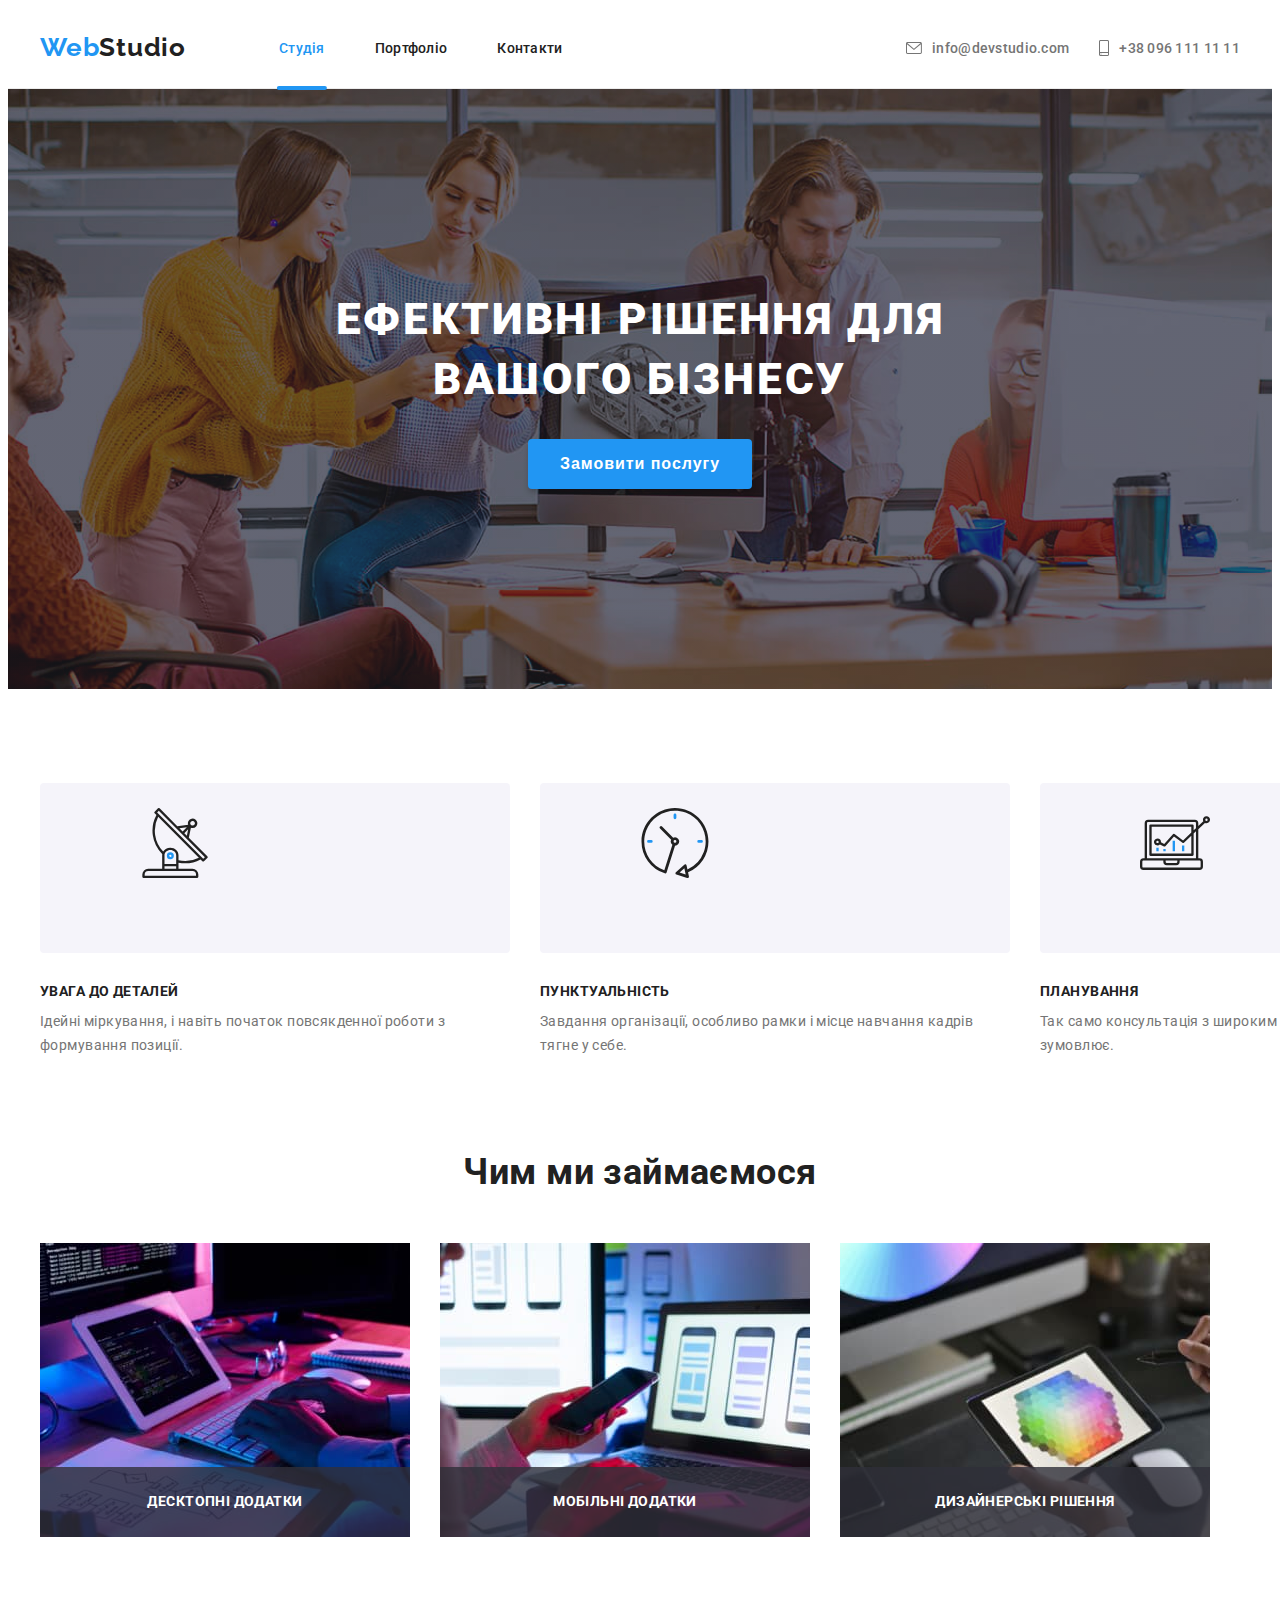
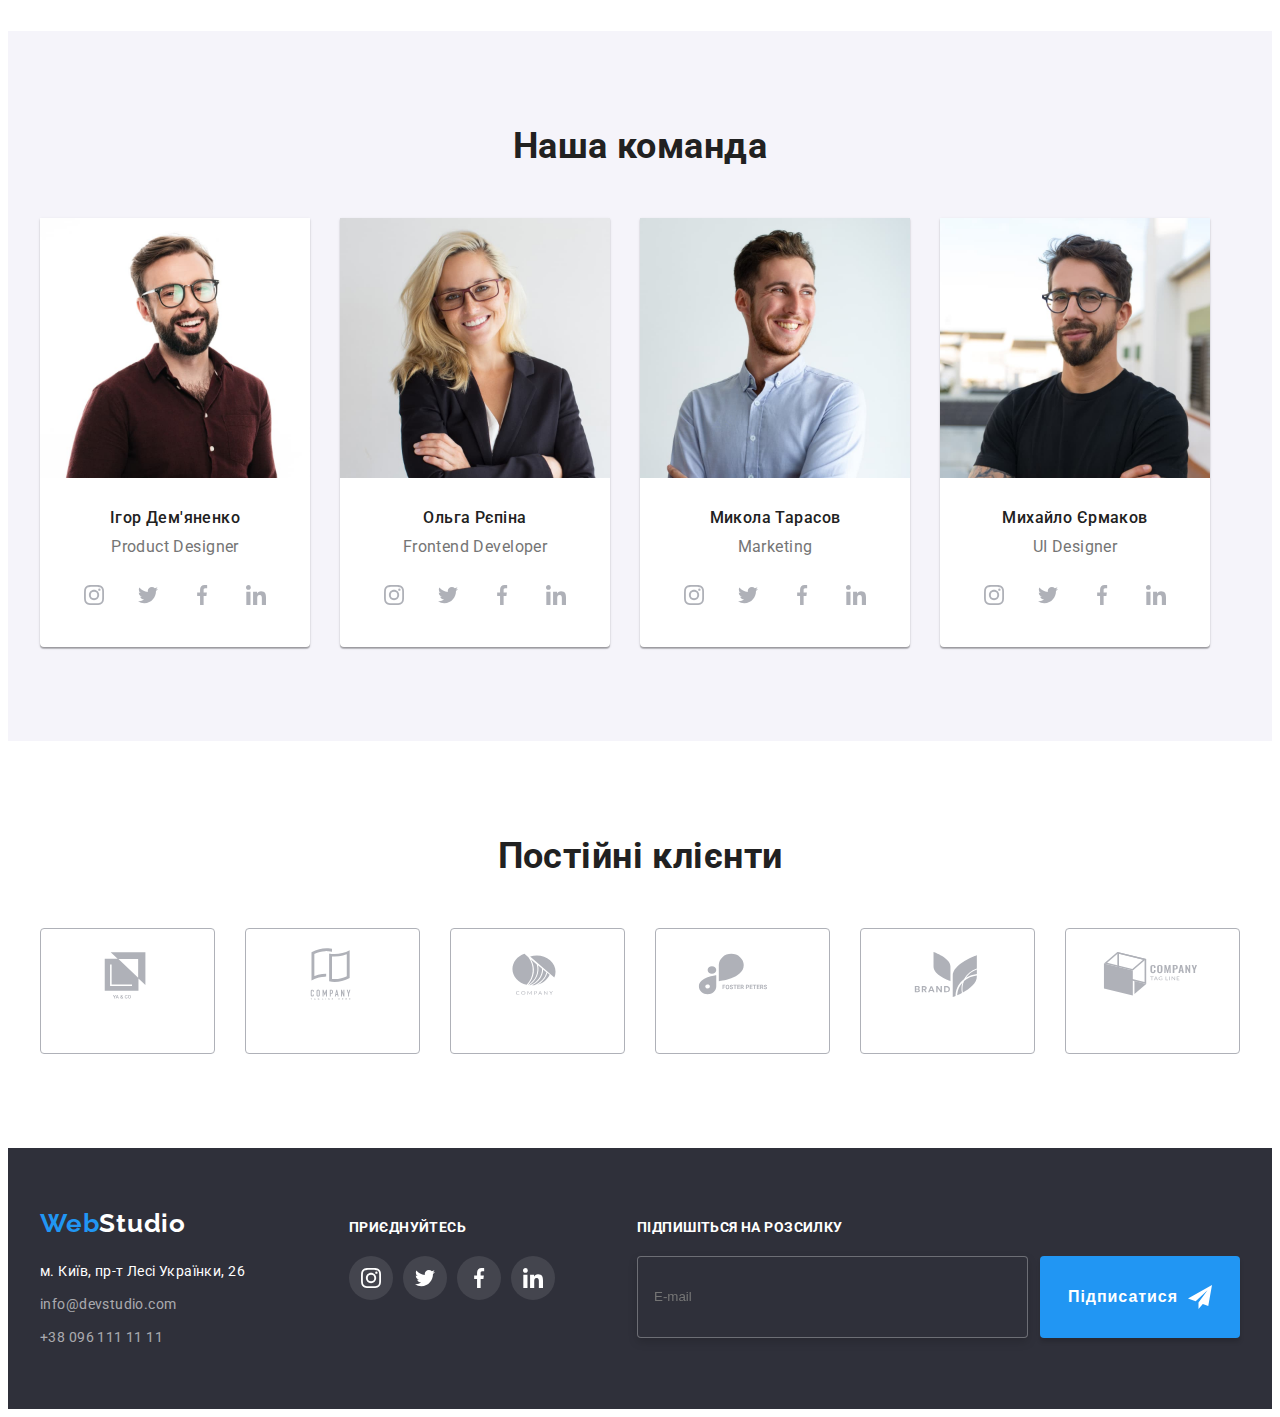
<file: index.html>
<!DOCTYPE html>
<html lang="uk">

<head>
    <meta charset="UTF-8" />
    <meta http-equiv="X-UA-Compatible" content="IE=edge" />
    <meta name="viewport" content="width=device-width, initial-scale=1.0" />
    <title>Web Studio</title>
    <link rel="preconnect" href="https://fonts.googleapis.com">
    <link rel="preconnect" href="https://fonts.gstatic.com" crossorigin>
    <link
        href="https://fonts.googleapis.com/css2?family=Raleway:wght@700&family=Roboto:wght@400;500;700;900&display=swap"
        rel="stylesheet">
    <link rel="stylesheet" href="https://cdnjs.cloudflare.com/ajax/libs/modern-normalize/1.1.0/modern-normalize.min.css"
        integrity="sha512-wpPYUAdjBVSE4KJnH1VR1HeZfpl1ub8YT/NKx4PuQ5NmX2tKuGu6U/JRp5y+Y8XG2tV+wKQpNHVUX03MfMFn9Q=="
        crossorigin="anonymous" referrerpolicy="no-referrer" />
        <link rel="stylesheet" href="./css/main.min.css" />
        <link rel="stylesheet" href="./css/styles.css" />
</head>

<body>

    <header class="header">
        <div class="container header__container">
            <a href="/index.html" lang="en" class="logo link">Web<span class="header__logo">Studio</span></a>
            <nav class="nav">
                <ul class="nav__list list">
                    <li><a href="./index.html" class="nav__link link nav__link--current">Студія</a></li>
                    <li><a href="./portfolio.html" class="nav__link link">Портфоліо</a></li>
                    <li><a href="" class="nav__link link">Контакти</a></li>
                </ul>
            </nav>
            <ul class="header__contact list">
                <li> <a class="header__mail link" href="mailto:info@devstudio.com"><svg class="header__contact-logo" width="16" height="12 ">
                            <use href="./img/icons.svg#icon-mail"></use>
                        </svg>info@devstudio.com</a>
                </li>
                <li> <a class="header__tel link" href="tel:+380961111111"><svg class="header__contact-logo" width="10" height="16">
                            <use href="./img/icons.svg#icon-smartphone"></use>
                        </svg>+38 096 111 11 11</a>
                </li>
            </ul>
        </div>
    </header>
    <main>
        <section class="hero">
            <div class="container">
                <h1 class="hero__title">Ефективні рішення для вашого бізнесу</h1>
                <button type="button" class="button" data-modal-open>Замовити послугу</button>
            </div>
        </section>

        <section class="features">
            <div class="container">
                <h2 class="visually-hidden">Особливості</h2>
                <ul class="features__list list">
                    <li>
                        <div class="features__logo-bg"><svg class="features__logo" width="70" height="70">
                                <use href="./img/icons.svg#antenna"></use>
                            </svg>
                        </div>
                        <h3 class="features__subtitle">УВАГА ДО ДЕТАЛЕЙ</h3>
                        <p class="features__text">Ідейні міркування, і навіть початок повсякденної роботи з формування позиції.
                        </p>
                    </li>
                    <li>
                        <div class="features__logo-bg"><svg class="features__logo" width="70" height="70">
                                <use href="./img/icons.svg#clock"></use>
                            </svg>
                        </div>
                        <h3 class="features__subtitle">ПУНКТУАЛЬНІСТЬ</h3>
                        <p class="features__text">Завдання організації, особливо рамки і місце навчання кадрів тягне у себе.</p>
                    </li>
                    <li>
                        <div class="features__logo-bg"><svg class="features__logo" width="70" height="70">
                                <use href="./img/icons.svg#diagram"></use>
                            </svg>
                        </div>
                        <h3 class="features__subtitle">ПЛАНУВАННЯ</h3>
                        <p class="features__text">Так само консультація з широким активом значною мірою зумовлює.
                        </p>
                    </li>
                    <li>
                        <div class="features__logo-bg"><svg class="features__logo" width="70" height="70">
                                <use href="./img/icons.svg#astronaut"></use>
                            </svg>
                        </div>
                        <h3 class="features__subtitle">СУЧАСНІ ТЕХНОЛОГІЇ</h3>
                        <p class="features__text">Значимість цих проблем настільки очевидна, що реалізація планових завдань.</p>
                    </li>
                </ul>
            </div>
        </section>

        <section class="about">
            <div class="container">
                <h2 class="about__title">Чим ми займаємося</h2>
                <ul class="about__list list">
                    <li>
                        <div class="about__overlay">
                        <img src="./img/img.jpeg" alt="notebook" width="370" height="294" />
                        <p class="about__overlay-text">Десктопні додатки</p>
                    </div>
                    </li>
                    <li>
                        <div class="about__overlay">
                        <img src="./img/img1.jpeg" alt="phone" width="370" height="294" />
                        <p class="about__overlay-text">Мобільні додатки</p>
                    </div>
                    </li>
                    <li>
                        <div class="about__overlay">
                        <img src="./img/img2.jpeg" alt="tablet" width="370" height="294" />
                        <p class="about__overlay-text">Дизайнерські рішення</p>
                        </div>
                    </li>
                </ul>
            </div>
        </section>
        <section class="team">
            <div class="container">
                <h2 class="team__title title">Наша команда</h2>
                <ul class="team__list list">
                    <li class="team__item">
                        <img src="./img/team/img11.jpeg" alt="igor" width="270" height="260" />
                        <div class="team__description">
                            <h3 class="team__subtitle">Ігор Дем'яненко</h3>
                            <p>Product Designer</p>
                            <ul class="team__socials list">
                                <li class="team__socials-items">
                                    <a class="team__socials-link link" href="https://instagram.com" target="_blank"
                                        rel="noopener noreferrer" aria-label="Instagram icon">
                                        <svg class="socials-icon" width="20" height="20">
                                            <use href="./img/icons.svg#instagram"></use>
                                        </svg>
                                    </a>
                                </li>
                                <li class="team__socials-items">
                                    <a class="team__socials-link link" href="https://twitter.com"
                                        target="_blank" rel="noopener noreferrer" aria-label="Twitter icon">
                                        <svg class="socials-icon" width="20" height="20">
                                            <use href="./img/icons.svg#twitter"></use>
                                        </svg>
                                    </a>
                                </li>
                                <li class="team__socials-items">
                                    <a class="team__socials-link link" href="https://facebook.com" target="_blank"
                                        rel="noopener noreferrer" aria-label="Facebook icon">
                                        <svg class="socials-icon" width="20" height="20">
                                            <use href="./img/icons.svg#facebook"></use>
                                        </svg>
                                    </a>
                                </li>
                                <li class="team__socials-items">
                                    <a class="team__socials-link link" href="https://linkedin.com" target="_blank"
                                        rel="noopener noreferrer" aria-label="Linkedin">
                                        <svg class="socials-icon" width="20" height="20">
                                            <use href="./img/icons.svg#linkedin"></use>
                                        </svg>
                                    </a>
                                </li>
                            </ul>
                        </div>
                    </li>
                    <li class="team__item">
                        <img src="./img/team/img12.jpeg" alt="olha" width="270" height="260" />
                        <div class="team__description">
                            <h3 class="team__subtitle">Ольга Рєпіна</h3>
                            <p>Frontend Developer</p>
                            <ul class="team__socials list">
                                <li class="team__socials-items">
                                    <a class="team__socials-link link" href="https://instagram.com" target="_blank"
                                        rel="noopener noreferrer" aria-label="Instagram icon">
                                        <svg class="socials-icon" width="20" height="20">
                                            <use href="./img/icons.svg#instagram"></use>
                                        </svg>
                                    </a>
                                </li>
                                <li class="team__socials-items">
                                    <a class="team__socials-link link" href="https://twitter.com" target="_blank"
                                        rel="noopener noreferrer" aria-label="Twitter icon">
                                        <svg class="socials-icon" width="20" height="20">
                                            <use href="./img/icons.svg#twitter"></use>
                                        </svg>
                                    </a>
                                </li>
                                <li class="team__socials-items">
                                    <a class="team__socials-link link" href="https://facebook.com" target="_blank"
                                        rel="noopener noreferrer" aria-label="Facebook icon">
                                        <svg class="socials-icon" width="20" height="20">
                                            <use href="./img/icons.svg#facebook"></use>
                                        </svg>
                                    </a>
                                </li>
                                <li class="team__socials-items">
                                    <a class="team__socials-link link" href="https://linkedin.com" target="_blank"
                                        rel="noopener noreferrer" aria-label="Linkedin">
                                        <svg class="socials-icon" width="20" height="20">
                                            <use href="./img/icons.svg#linkedin"></use>
                                        </svg>
                                    </a>
                                </li>
                            </ul>
                        </div>
                    </li>
                    <li class="team__item">
                        <img src="./img/team/img13.jpeg" alt="mykola" width="270" height="260" />
                        <div class="team__description">
                            <h3 class="team__subtitle">Микола Тарасов</h3>
                            <p>Marketing</p>
                            <ul class="team__socials list">
                                <li class="team__socials-items">
                                    <a class="team__socials-link link" href="https://instagram.com" target="_blank"
                                        rel="noopener noreferrer" aria-label="Instagram icon">
                                        <svg class="socials-icon" width="20" height="20">
                                            <use href="./img/icons.svg#instagram"></use>
                                        </svg>
                                    </a>
                                </li>
                                <li class="team__socials-items">
                                    <a class="team__socials-link link" href="https://twitter.com" target="_blank"
                                        rel="noopener noreferrer" aria-label="Twitter icon">
                                        <svg class="socials-icon" width="20" height="20">
                                            <use href="./img/icons.svg#twitter"></use>
                                        </svg>
                                    </a>
                                </li>
                                <li class="team__socials-items">
                                    <a class="team__socials-link link" href="https://facebook.com" target="_blank"
                                        rel="noopener noreferrer" aria-label="Facebook icon">
                                        <svg class="socials-icon" width="20" height="20">
                                            <use href="./img/icons.svg#facebook"></use>
                                        </svg>
                                    </a>
                                </li>
                                <li class="team__socials-items">
                                    <a class="team__socials-link link" href="https://linkedin.com" target="_blank"
                                        rel="noopener noreferrer" aria-label="Linkedin">
                                        <svg class="socials-icon" width="20" height="20">
                                            <use href="./img/icons.svg#linkedin"></use>
                                        </svg>
                                    </a>
                                </li>
                            </ul>
                    </div>
                 </li>
            <li class="team__item">
                <img src="./img/team/img14.jpeg" alt="mykhailo" width="270" height="260" />
                <div class="team__description">
                    <h3 class="team__subtitle">Михайло Єрмаков</h3>
                    <p>UI Designer</p>
                    <ul class="team__socials list">
                        <li class="team__socials-items">
                            <a class="team__socials-link link" href="https://instagram.com" target="_blank"
                                rel="noopener noreferrer" aria-label="Instagram icon">
                                <svg class="socials-icon" width="20" height="20">
                                    <use href="./img/icons.svg#instagram"></use>
                                </svg>
                            </a>
                        </li>
                        <li class="team__socials-items">
                            <a class="team__socials-link link" href="https://twitter.com" target="_blank"
                                rel="noopener noreferrer" aria-label="Twitter icon">
                                <svg class="socials-icon" width="20" height="20">
                                    <use href="./img/icons.svg#twitter"></use>
                                </svg>
                            </a>
                        </li>
                        <li class="team__socials-items">
                            <a class="team__socials-link link" href="https://facebook.com" target="_blank"
                                rel="noopener noreferrer" aria-label="Facebook icon">
                                <svg class="socials-icon" width="20" height="20">
                                    <use href="./img/icons.svg#facebook"></use>
                                </svg>
                            </a>
                        </li>
                        <li class="team__socials-items">
                            <a class="team__socials-link link" href="https://linkedin.com" target="_blank"
                                rel="noopener noreferrer" aria-label="Linkedin">
                                <svg class="socials-icon" width="20" height="20">
                                    <use href="./img/icons.svg#linkedin"></use>
                                </svg>
                            </a>
                        </li>
                    </ul>
                </div>
            </li>
            </ul>
            </div>
        </section>
        <section class="clients">
            <div class="container">
                <h2 class="title">Постійні клієнти</h2>
                <ul class="clients list">
                    <li class="clients-items">
                            <a href="" target="_blank" rel="noopener noreferrer" aria-label="Logo"></a>
                            <svg class="socials-icon" width="106" height="60">
                                <use href="./img/icons.svg#icon-logo"></use>
                            </svg>
                    </li>
                    <li class="clients-items">
                            <a href="" target="_blank" rel="noopener noreferrer" aria-label="Logo"></a>
                            <svg class="socials-icon" width="106" height="60">
                                <use href="./img/icons.svg#icon-logo-one"></use>
                            </svg>
                    </li>
                    <li class="clients-items">
                            <a href="" target="_blank" rel="noopener noreferrer" aria-label="Logo"></a>
                            <svg class="socials-icon" width="106" height="60">
                                <use href="./img/icons.svg#icon-logo-two"></use>
                            </svg>
                    </li>
                    <li class="clients-items">
                            <a href="" target="_blank" rel="noopener noreferrer" aria-label="Logo"></a>
                            <svg class="socials-icon" width="106" height="60">
                                <use href="./img/icons.svg#icon-logo-three"></use>
                            </svg>
                    </li>
                    <li class="clients-items">
                            <a href="" target="_blank" rel="noopener noreferrer" aria-label="Logo"></a>
                            <svg class="socials-icon" width="106" height="60">
                                <use href="./img/icons.svg#icon-logo-four"></use>
                            </svg>
                    </li>
                    <li class="clients-items">
                            <a href="" target="_blank" rel="noopener noreferrer" aria-label="Logo"></a>
                            <svg class="socials-icon" width="106" height="60">
                                <use href="./img/icons.svg#icon-logo-five"></use>
                            </svg>
                    </li>
                </ul>
            </div>
        </section>
    </main>

    <footer class="footer">
        <div class="container">
            <div class="footer__block">
                <div>
                    <a href="/index.html" lang="en" class="logo link">Web<span class="footer__logo">Studio</span></a>
                </div>
                <address class="footer__address">
                    <ul class="list">
                        <li class="footer__item">
                            <a class="footer__adress link current" href="https://goo.gl/maps/8Zg5ZS26WSnmtHzm6"
                                rel="noopener noreferrer">м. Київ, пр-т Лесі Українки, 26</a></li>
                        <li class="footer__item">
                            <a class="footer__mail link" href="mailto:info@devstudio.com">info@devstudio.com</a></li>
                        <li class="footer__item">
                            <a class="footer__phone link" href="tel:+380961111111">+38 096 111 11 11</a></li>
                    </ul>
                </address>
            </div>
            <div class="footer__socials">
                <p class="text">ПРИЄДНУЙТЕСЬ</p>
                <ul class="socials list">
                    <li class="footer__socials-items">
                        <a class="socials-link socials-link-f link" href="https://instagram.com" target="_blank"
                            rel="noopener noreferrer" aria-label="Instagram icon">
                            <svg class="socials-icon" width="20" height="20">
                                <use href="./img/icons.svg#instagram"></use>
                            </svg>
                        </a>
                    </li>
                    <li class="footer__socials-items">
                        <a class="socials-link socials-link-f link" href="https://twitter.com" target="_blank"
                            rel="noopener noreferrer" aria-label="Twitter icon">
                            <svg class="socials-icon" width="20" height="20">
                                <use href="./img/icons.svg#twitter"></use>
                            </svg>
                        </a>
                    </li>
                    <li class="footer__socials-items">
                        <a class="socials-link socials-link-f link" href="https://facebook.com" target="_blank"
                            rel="noopener noreferrer" aria-label="Facebook icon">
                            <svg class="socials-icon" width="20" height="20">
                                <use href="./img/icons.svg#facebook"></use>
                            </svg>
                        </a>
                    </li>
                    <li class="footer__socials-items">
                        <a class="socials-link socials-link-f link" href="https://linkedin.com" target="_blank"
                            rel="noopener noreferrer" aria-label="Linkedin">
                            <svg class="socials-icon" width="20" height="20">
                                <use href="./img/icons.svg#linkedin"></use>
                            </svg>
                        </a>
                    </li>
                </ul>
            </div>
            <div class="footer-subscribe">
                <p class="text">ПІДПИШІТЬСЯ НА РОЗСИЛКУ</p>
                <label for="user_email"></label>
                <form class="footer-form" name="footer-form" id="user_mail">
                <input class="footer-form-field colortext" type="email"  placeholder="E-mail">
                <button class="footer-form-btn" type="submit">Підписатися
                    <svg class="footer-form-icon" width="24" height="24">
                        <use href="./img/icons.svg#icon-icon-send"></use>
                    </svg>
                </button>
                </form>
            </div>
        </div>
    </footer>
   <!--Modal window-->
        <div class="backdrop is-hidden" data-modal>
            <div class="modal" data-modal-window>
                <button class="modal-btn" data-modal-close>
                    <svg class="modal-icon" width="18" height="18">
                        <use href="./img/icons.svg#icon-close"></use>
                    </svg>
                </button>
                <strong class="modal-lebel">Залиште свої дані, ми вам передзвонимо</strong>
                <form class="modal-form" name="modal-form">
                    <div class="modal-form-group" role="group">
                        <label class="modal-form-label" for="user_name">Ім'я</label>
                        <div class="modal-form-wrapper">
                            <input class="modal-form-field" type="text" name="user_name" id="user_name" lang="uk" required>
                            <svg class="modal-form-icon" width="18" height="18">
                                <use href="./img/icons.svg#icon-person-black"></use>
                            </svg>
                        </div>
                        <label class="modal-form-label" for="user_phone">Телефон</label>
                        <div class="modal-form-wrapper">
                            <input class="modal-form-field" type="tel" name="user_phone" id="user_phone" required>
                            <svg class="modal-form-icon" width="18" height="18">
                                <use href="./img/icons.svg#icon-phone-black"></use>
                            </svg>
                        </div>
                        <label class="modal-form-label" for="user_email">Пошта</label>
                        <div class="modal-form-wrapper">
                            <input class="modal-form-field" type="email" name="user_email" id="user_email" lang="uk" required>
                            <svg class="modal-form-icon" width="18" height="18">
                                <use href="./img/icons.svg#icon-email-black"></use>
                            </svg>
                        </div>
                        <label class="modal-form-label" for="user_coment">Коментар</label>
                        <textarea class="modal-form-coment" name="user_coment" id="user_coment" rows="6"
                        placeholder="Введіть текст"></textarea>
                    </div>
                    <div class="modal-form-agreement" role="group">
                    <input class="modal-form-checkbox" type="checkbox" id="user_agreement">
                    <label class="modal-form-agreement-desc" for="user_agreement">
                        Погоджуюся з розсилкою та приймаю 
                        <a class="modal-form-agreement-link" href="">Умови договору</a></label>
                    </div> 
                    <button class="modal-form-btn" type="submit">Відправити</button> 
                </form>
            </div>
        </div>
    <script src="./js/modal.js"></script>
    </body>
</html>
</file>
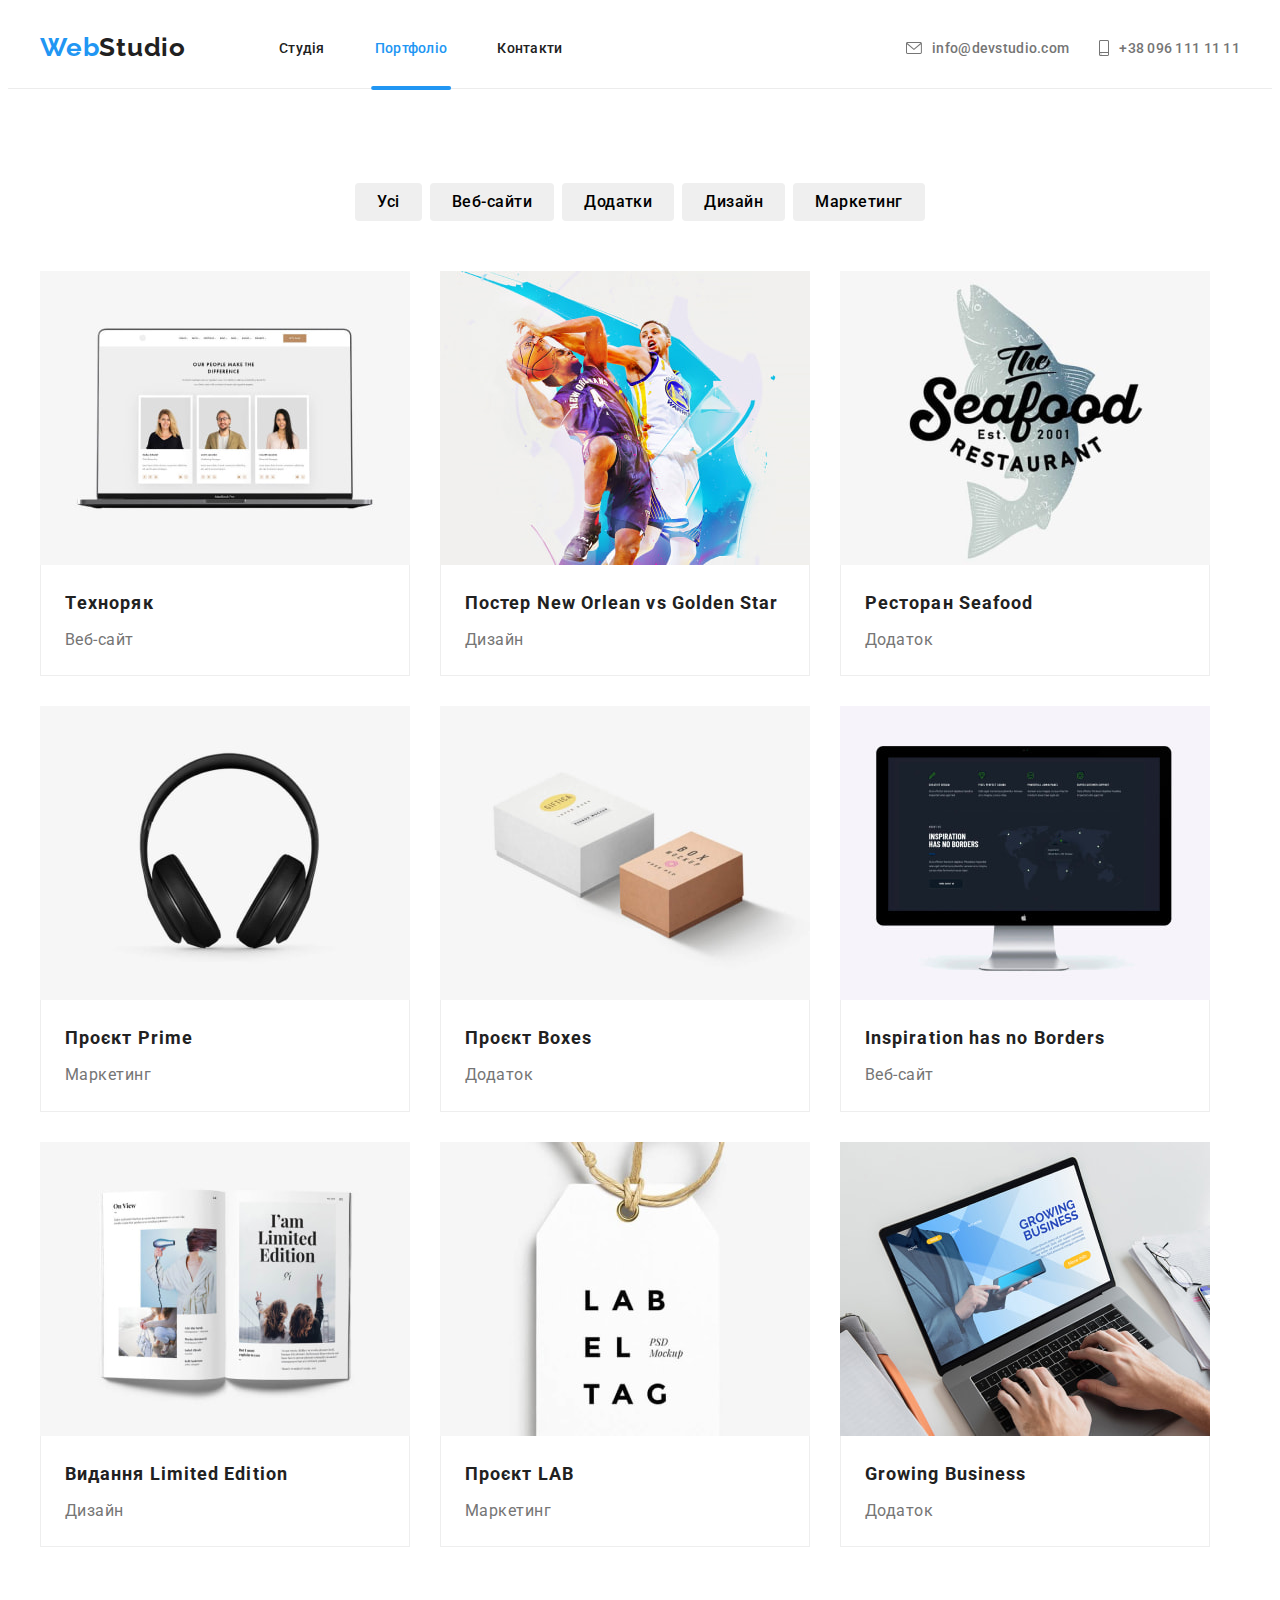
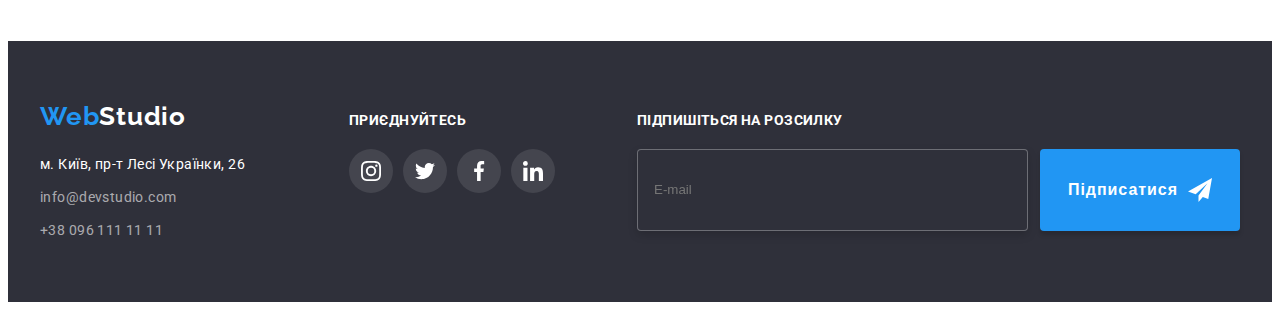
<file: portfolio.html>
<!DOCTYPE html>
<html lang="uk">

<head>
    <meta charset="UTF-8">
    <meta http-equiv="X-UA-Compatible" content="IE=edge">
    <meta name="viewport" content="width=device-width, initial-scale=1.0">
    <title>Document</title>
    <link rel="preconnect" href="https://fonts.googleapis.com">
    <link rel="preconnect" href="https://fonts.gstatic.com" crossorigin>
    <link
        href="https://fonts.googleapis.com/css2?family=Raleway:wght@700&family=Roboto:wght@400;500;700;900&display=swap"
        rel="stylesheet">
    <link rel="stylesheet" href="https://cdnjs.cloudflare.com/ajax/libs/modern-normalize/1.1.0/modern-normalize.min.css"
        integrity="sha512-wpPYUAdjBVSE4KJnH1VR1HeZfpl1ub8YT/NKx4PuQ5NmX2tKuGu6U/JRp5y+Y8XG2tV+wKQpNHVUX03MfMFn9Q=="
        crossorigin="anonymous" referrerpolicy="no-referrer" />
    <link rel="stylesheet" href="./css/main.min.css" />
    <link rel="stylesheet" href="./css/styles.css">
</head>

<body>
    <header class="header">
        <div class="container header__container">
            <a href="" lang="en" class="logo link">Web<span class="header__logo">Studio</span></a>
            <nav class="nav">
                <ul class="nav__list list">
                    <li><a href="./index.html" class="nav__link link ">Студія</a></li>
                    <li><a href="./portfolio.html" class="nav__link link nav__link--current">Портфоліо</a></li>
                    <li><a href="" class="nav__link link">Контакти</a></li>
                </ul>
            </nav>
            <ul class="header__contact list">
                <li>
                    <a class="header__mail link" href="mailto:info@devstudio.com"><svg class="header__contact-logo" width="16"
                            height="12">
                            <use href="./img/icons.svg#icon-mail"></use>
                        </svg>info@devstudio.com</a>
                </li>
                <li>
                    <a class="header__tel link" href="tel:+380961111111"><svg class="header__contact-logo" width="10"
                            height="16">
                            <use href="./img/icons.svg#icon-smartphone"></use>
                        </svg>+38 096 111 11 11</a>
                </li>
            </ul>
        </div>
    </header>
    <main>
        <section class="portfolio">
            <div class="container">
                <h1 class="visually-hidden">Фільтр</h1>
                <ul class="list">
                    <li><button type="button" class="portfolio-button">Усі</button></li>
                    <li><button type="button" class="portfolio-button">Веб-сайти</button></li>
                    <li><button type="button" class="portfolio-button">Додатки</button></li>
                    <li><button type="button" class="portfolio-button">Дизайн</button></li>
                    <li><button type="button" class="portfolio-button">Маркетинг</button></li>
                </ul>
                <ul class="list gallery">
                    <li class="card-item">
                        <a class="link-portfolio">
                            <div class="card-thumb card-overlay">
                                <img src="./img/techno.jpeg" alt="техноряк" width="370" height="294"/>
                                <p class="text-overlay">Ресурс пропонує комплексні пропозиції з різним рівнем функціоналу та сервісів. Все це дозволить відвідувачу отримати вичерпні відомості про компанію чи приватну особу.</p>
                            </div>
                            <div class="description">
                                <h2 class="subtitle">Тeхноряк</h2>
                                <p class="text">Веб-сайт</p>
                            </div>
                        </a>
                    </li>
                    <li class="card-item">
                        <a class="link-portfolio" href="https://www.google.com/">
                            <div class="card-thumb card-overlay">
                                <img src="./img/design.jpeg" alt="постер" width="370" height="294"/>
                                <p class="text-overlay">Ресурс пропонує комплексні пропозиції з різним рівнем функціоналу та сервісів. Все це дозволить
                                    відвідувачу отримати вичерпні відомості про компанію чи приватну особу.</p>
                                </div>
                            <div class="description">
                                <h2 class="subtitle">Постер <span lang="en">New Orlean vs Golden Star</span></h2>
                                <p class="text">Дизайн</p>
                            </div>
                        </a>
                    </li>
                    <li class="card-item">
                        <a class="link-portfolio" href="https://www.google.com/">
                            <div class="card-thumb card-overlay">
                                <img src="./img/app.jpeg" alt="ресторан" width="370" height="294"/>
                                <p class="text-overlay">Ресурс пропонує комплексні пропозиції з різним рівнем функціоналу та сервісів. Все це дозволить
                                відвідувачу отримати вичерпні відомості про компанію чи приватну особу.</p>
                                </div>
                            <div class="description">
                                <h2 class="subtitle">Ресторан <span lang="en">Seafood</span></h2>
                                <p class="text">Додаток</p>
                            </div>
                        </a>
                    </li>
                    <li class="card-item">
                        <a class="link-portfolio" href="https://www.google.com/">
                            <div class="card-thumb card-overlay">
                                <img src="./img/marketing.jpeg" alt="проєкт" width="370" height="294"/>
                                <p class="text-overlay">Ресурс пропонує комплексні пропозиції з різним рівнем функціоналу та сервісів. Все це дозволить
                                    відвідувачу отримати вичерпні відомості про компанію чи приватну особу.</p>
                                </div>
                            <div class="description">
                                <h2 class="subtitle">Проєкт <span lang="en">Prime</span></h2>
                                <p class="text">Маркетинг</p>
                            </div>
                        </a>
                    </li>
                    <li class="card-item">
                        <a class="link-portfolio" href="https://www.google.com/">
                            <div class="card-thumb card-overlay">
                                <img src="./img/app2.jpeg" alt="проєкт коробки" width="370" height="294" />
                                <p class="text-overlay">Ресурс пропонує комплексні пропозиції з різним рівнем функціоналу та сервісів. Все це дозволить
                                 відвідувачу отримати вичерпні відомості про компанію чи приватну особу.</p>
                                </div>
                        <div class="description">
                            <h2 class="subtitle">Проєкт <span lang="en">Boxes</span></h2>
                            <p class="text">Додаток</p>
                        </div>
                        </a>
                    </li>
                    <li class="card-item">
                        <a class="link-portfolio" href="https://www.google.com/">
                            <div class="card-thumb card-overlay">
                                <img src="./img/website.jpeg" alt="монітор" width="370" height="294"/>
                                <p class="text-overlay">Ресурс пропонує комплексні пропозиції з різним рівнем функціоналу та сервісів. Все це дозволить
                                відвідувачу отримати вичерпні відомості про компанію чи приватну особу.</p>
                            </div>
                        <div class="description">
                                <h2 class="subtitle" lang="en">Inspiration has no Borders</h2>
                                <p class="text">Веб-сайт</p>
                            </div>
                        </a>
                    </li>
                    <li class="card-item">
                        <a class="link-portfolio" href="https://www.google.com/">
                            <div class="card-thumb card-overlay">
                                <img src="./img/design2.jpeg" alt="видання" width="370" height="294"/>
                                <p class="text-overlay">Ресурс пропонує комплексні пропозиції з різним рівнем функціоналу та сервісів. Все це дозволить
                                відвідувачу отримати вичерпні відомості про компанію чи приватну особу.</p>
                            </div>
                        <div class="description">
                                <h2 class="subtitle">Видання <span lang="en">Limited Edition</span></h2>
                                <p class="text">Дизайн</p>
                            </div>
                        </a>
                    </li>
                    <li class="card-item">
                        <a class="link-portfolio" href="https://www.google.com/">
                            <div class="card-thumb card-overlay">
                                <img src="./img/marketing2.jpeg" alt="проєкт лаб" width="370" height="294"/>
                                <p class="text-overlay">Ресурс пропонує комплексні пропозиції з різним рівнем функціоналу та сервісів. Все це дозволить
                                відвідувачу отримати вичерпні відомості про компанію чи приватну особу.</p>
                            </div>
                        <div class="description">
                                <h2 class="subtitle">Проєкт <span lang="en">LAB</span></h2>
                                <p class="text">Маркетинг</p>
                            </div>
                        </a>
                    </li>
                    <li class="card-item">
                        <a class="link-portfolio" href="https://www.google.com/">
                            <div class="card-thumb card-overlay">
                                <img src="./img/app3.jpeg" alt="бізнес" width="370" height="294"/>
                                <p class="text-overlay">Ресурс пропонує комплексні пропозиції з різним рівнем функціоналу та сервісів. Все це дозволить
                                відвідувачу отримати вичерпні відомості про компанію чи приватну особу.</p>
                            </div>
                        <div class="description">
                                <h2 class="subtitle" lang="en">Growing Business</h2>
                                <p class="text">Додаток</p>
                            </div>
                        </a>
                    </li>
                </ul>
            </div>
        </section>
    </main>
    <footer class="footer">
        <div class="container">
            <div class="footer__block">
                <div>
                    <a href="/index.html" lang="en" class="logo link">Web<span class="footer__logo">Studio</span></a>
                </div>
                <address class="footer__address">
                    <ul class="list">
                        <li class="footer__item">
                            <a class="footer__adress link current" href="https://goo.gl/maps/8Zg5ZS26WSnmtHzm6"
                                rel="noopener noreferrer">м. Київ, пр-т Лесі Українки, 26</a>
                        </li>
                        <li class="footer__item">
                            <a class="footer__mail link" href="mailto:info@devstudio.com">info@devstudio.com</a>
                        </li>
                        <li class="footer__item">
                            <a class="footer__phone link" href="tel:+380961111111">+38 096 111 11 11</a>
                        </li>
                    </ul>
                </address>
            </div>
            <div class="footer__socials">
                <p class="text">ПРИЄДНУЙТЕСЬ</p>
                <ul class="socials list">
                    <li class="footer__socials-items">
                        <a class="socials-link socials-link-f link" href="https://instagram.com" target="_blank"
                            rel="noopener noreferrer" aria-label="Instagram icon">
                            <svg class="socials-icon" width="20" height="20">
                                <use href="./img/icons.svg#instagram"></use>
                            </svg>
                        </a>
                    </li>
                    <li class="footer__socials-items">
                        <a class="socials-link socials-link-f link" href="https://twitter.com" target="_blank"
                            rel="noopener noreferrer" aria-label="Twitter icon">
                            <svg class="socials-icon" width="20" height="20">
                                <use href="./img/icons.svg#twitter"></use>
                            </svg>
                        </a>
                    </li>
                    <li class="footer__socials-items">
                        <a class="socials-link socials-link-f link" href="https://facebook.com" target="_blank"
                            rel="noopener noreferrer" aria-label="Facebook icon">
                            <svg class="socials-icon" width="20" height="20">
                                <use href="./img/icons.svg#facebook"></use>
                            </svg>
                        </a>
                    </li>
                    <li class="footer__socials-items">
                        <a class="socials-link socials-link-f link" href="https://linkedin.com" target="_blank"
                            rel="noopener noreferrer" aria-label="Linkedin">
                            <svg class="socials-icon" width="20" height="20">
                                <use href="./img/icons.svg#linkedin"></use>
                            </svg>
                        </a>
                    </li>
                </ul>
            </div>
            <div class="footer-subscribe">
                <p class="text">ПІДПИШІТЬСЯ НА РОЗСИЛКУ</p>
                <label for="user_email"></label>
                <form class="footer-form" name="footer-form" id="user_mail">
                    <input class="footer-form-field colortext" type="email" placeholder="E-mail">
                    <button class="footer-form-btn" type="submit">Підписатися
                        <svg class="footer-form-icon" width="24" height="24">
                            <use href="./img/icons.svg#icon-icon-send"></use>
                        </svg>
                    </button>
                </form>
            </div>
        </div>
    </footer>
</body>
</html>
</file>
<file: css/styles.css>
/*:root {
    --main-text-color: #F5F4FA;
    --link-color: #757575;
    --text-color: #212121;
    --title-colour: #000;
    --first-bg-color: #FFFFFF;
    --second-bg-color: #F5F4FA;
    --third-bg-color: #f5f4fa;
    --first-logo-color: #2196F3;
    --border-color: #ececec;
    --portfolio-border-color: #eee;
    --footer-adress-color: rgba(255, 255, 255, 0.6);
    --main-bg-color: #2f303a;

    --anim-fast: 250ms cubic-bezier(0.4, 0, 0.2, 1);
} */



/* body {
    font-family: 'Roboto', sans-serif;
    background-color: var(--main-title-color);
    font-size: 14px;
    letter-spacing: 0.03em;
    color: var(--text-color); 
}*/

/* h1,
h2,
h3,
h4,
h5,
h6,
p{
    margin: 0;
}

img {
    display: block;
    max-width: 100%;
    height: auto;
}

.list {
    list-style: none;
    margin: 0;
    padding: 0;
}

.link {
    color: var(--link-color);
    text-decoration: none;
} */

/* .container {
    width: 1200px;
    padding: 0 15px;
    margin: 0 auto;
} */

/* .section {
    padding-top: 94px;
    padding-bottom: 94px;
} */

/* .title {
    margin-top: 0;
    margin-bottom: 0;
    color: var(--text-color);
    font-weight: 700;
    font-size: 36px;
    line-height: 1.2;
}

.text {
    line-height: 1.7;
    margin: 0;
} */
/*
.visually-hidden {
    position: absolute;
    white-space: nowrap;
    width: 1px;
    height: 1px;
    overflow: hidden;
    border: 0;
    padding: 0;
    clip: rect(0 0 0 0);
    clip-path: inset(50%);
    margin: -1px;
} */

/* ----------HEADER---------- */
/* .header {
    border-bottom: 1px solid var(--border-color);
    background-color: var(--main-title-color);
}
.header__container {
    display: flex;
    flex-direction: row;
    align-items: center;
} */
/* .logo {
    font-family: 'Raleway';
    font-style: normal;
    font-weight: 700;
    font-size: 26px;
    line-height: calc(31/26);
    letter-spacing: 0.03em;
    color: var(--first-logo-color);
    margin-right: 93px;
    padding-top: 24px;
    padding-bottom: 25px;
}
.header__logo {
    color: var(--text-color);
} */
/* .nav {
    display: flex;
    align-items: center;
    margin-right: auto;
}
.nav__list {
    display: flex;
    flex-direction: row;
    column-gap: 50px;
    margin-left: auto;
    color: var(--text-color);
}
.nav__link {
    position: relative;
    font-weight: 500;
    line-height: 1.33;
    letter-spacing: 0.02em;
    color: var(--text-color);
}
.nav__link--current::after {
    content: '';
    position: absolute;
    left: 50%;
    bottom: -34px;

    transform: translateX(-50%);
    display: block;
    width: 110%;
    height: 4px;

    border-radius: 2px;

    background-color: var(--first-logo-color);
}
.nav__link:hover,
.nav__link:focus,
.nav__link:active,
.nav__link--current {
    color: var(--first-logo-color);
} */
/* .header__contact {
    display: flex;
    align-items: center;
    justify-content: center;
    margin-right: 0;
    gap: 30px;
}
.header__mail,
.header__tel {
    font-weight: 500;
    line-height: 1.33;
    letter-spacing: 0.02em;
    color: var(--link-color);
    margin: auto;
    display: flex;
    align-items: center;
    padding-top: 16px;
    padding-bottom: 16px;

    transition: color var(--anim-fast);
}
.header__contact-logo {
    align-items: center;
    fill: currentColor;
    margin-right: 10px;
}
.header__mail:hover,
.header__mail:focus,
.nav__list .link:hover,
.nav__list .link:focus {
    fill: var(--first-logo-color);
    color: var(--first-logo-color);
}
.header__tel:hover,
.header__tel:focus,
.heder__mail:active,
.heder__tel:active {
    color: var(--first-logo-color);
} */

/* --MAIN-- */
/* .hero {
    background-color: var(--main-bg-color);
    background-image: linear-gradient(to right, rgba(47, 48, 58, 0.4), rgba(47, 48, 58, 0.4)), url(../img/about/about.png);
    background-repeat: no-repeat;
    background-position: center;
    background-size: cover;

    max-width: 1600px;
    text-align: center;
    padding: 200px 0;
    margin: 0 auto;
}

.hero__title {
    width: 696px;
    margin: 0 auto 30px;
    font-weight: 900;
    font-size: 44px;
    line-height: calc(60/44);
    letter-spacing: 0.06em;
    text-transform: uppercase;

    color: var(--first-bg-color);
}

.button {
    min-width: 216px;
    padding: 10px 32px;
    font-weight: 700;
    font-size: 16px;
    line-height: calc(30/16);
    text-align: center;
    letter-spacing: 0.06em;
    cursor: pointer;
    color: var(--first-bg-color);
    border-style: none;
    background: var(--first-logo-color);
    box-shadow: 0px 4px 4px rgba(0, 0, 0, 0.15);
    border-radius: 4px;

    transition: color var(--anim-fast);
} */

/* --FEATURES-- */
/* .features__list {
    display: flex;
    flex-direction: row;
    column-gap: 30px;
}

.features__subtitle {
    margin-bottom: 10px;
    font-weight: 700;
    font-size: 14px;
    line-height: calc(16/14);
    text-transform: uppercase;
    color: var(--text-color);
}

.features__text {
    margin: 0;
    line-height: calc(24/14);
    letter-spacing: 0.03em;
    color: var(--link-color);
}

.features__logo-bg {
    width: 270px;
    height: 120px;
    display: block;
    padding: 25px 100px;
    border-radius: 4px;
    background-color: #F5F4FA;
    margin-bottom: 30px;
} */

/*--ABOUT--*/
/* .about.section {
    padding-top: 0;
}

.about__title{
    text-align: center;
    margin-bottom: 50px;
    font-weight: 700;
    font-size: 36px;
    line-height: 42px;
}

.about .list {
    display: flex;
    flex-direction: row;
    column-gap: 30px;
}

.about__overlay {
    width: 100%;
    position: relative;
    align-items: center;
    justify-content: center;
}
.about__overlay-text {
    position: absolute;
    display: flex;
    justify-content: center;
    align-items: center;
    bottom: 0;
    width: 100%;
    height: 70px;

    font-weight: 700;
    font-size: 14px;
    line-height: 1.14;
    
    letter-spacing: 0.03em;
    text-transform: uppercase;
    color: rgba(255, 255, 255, 1);
    background-color: rgba(47, 48, 58, 0.8);
} */
/*--TEAM--*/
/* .team {
    background-color: var(--third-bg-color);
    text-align: center;
}


.team .title {
    margin-bottom: 50px;
    text-align: center;
}

.team__subtitle {
    font-weight: 500;
    font-size: 16px;
    line-height: 1.2;
    text-transform: none;
}

.team p {
    font-size: 16px;
    line-height: 1.2;
    margin-top: 10px;
    color: var(--link-color)
}

.team .list {
    display: flex;
    flex-direction: row;
    column-gap: 30px;
}

.team__description {
    padding-top: 30px;
    padding-bottom: 30px;
}

.socials.list {
    display: flex;
    justify-content: center;
    align-items: center;
    column-gap: 10px;
    margin-top: 16px;
}

.team__socials.list {
    display: flex;
    justify-content: center;
    align-items: center;
    column-gap: 10px;
    margin-top: 16px;
}

.team__socials-items {
    width: 44px;
    height: 44px;
}
.team__socials-link {
    display: flex;
    justify-content: center;
    align-items: center;
    width: 100%;
    height: 100%;
    border-radius: 50%;
    background-color: var(--first-bg-color);
    color: #AFB1B8;

    transition: color var(--anim-fast), background-color var(--anim-fast) ;
}

.socials-icon {
    fill: currentColor;
}

.team__socials-link:hover,
.team__socials-link:focus {
    background-color: var(--first-logo-color);
    color: var(--first-bg-color);

}

.team__item{
    box-shadow: 0px 1px 3px rgb(0 0 0 / 12%), 0px 1px 1px rgb(0 0 0 / 14%),
        0px 2px 1px rgb(0 0 0 / 20%);
    border-radius: 0px 0px 4px 4px;
    background-color: var(--first-bg-color);
} */

/*--CLIENTS--*/
/* .clients .title {
    display: flex;
    justify-content: center;
    padding-bottom: 50px;
}

.clients .list {
    display: flex;
    flex-direction: row;
    column-gap: 30px;
}

.clients-items {
    width: 170px;
    height: 92px;
    display: flex;
    padding: 16px 32px;
    border-radius: 4px;
    color: rgba(175, 177, 184, 1);
    background-color: #FFFFFF;
    border: rgba(175, 177, 184, 1) 1px solid;
    cursor: pointer;

    transition: color var(--anim-fast), border var(--anim-fast);
}

.clients-items:hover,
.clients-items:focus {
    border: var(--first-logo-color) 1px solid;
    color: var(--first-logo-color);
} */

/*--FOOTER--*/
/* .footer{
    padding: 60px 0;
    background-color: var(--main-bg-color);
}
.footer .container {
    display: flex;
    align-items: baseline;
}

.footer__logo,
.footer-adress {
    color: var(--first-bg-color);
}

.footer__adress,
.footer__mail,
.footer__phone {
    font-style: normal;
    font-weight: 400;
    line-height: calc(24/14);
    letter-spacing: 0.03em;
    color: var(--footer-adress-color);

    transition: color var(--anim-fast);
}

.footer__address {
    margin-top: 20px;
}

.footer__addres:hover,
.footer__addres:focus {
    color: var(--first-logo-color);
}

.footer__adress.current {
    color: var(--first-bg-color);
}

.footer__mail:hover,
.footer__mail:focus {
    color: var(--first-logo-color);
}

.footer__phone:hover,
.footer__phone:focus {
    color: var(--first-logo-color);
}

.footer__address li:nth-child(-n + 2) {
    margin-bottom: 9px;
}
.footer__socials {
    margin-left: 70px;
}
.footer__socials-items {
    width: 44px;
    height: 44px;
}
.footer__socials > .text,
.footer-subscribe >.text {
    margin-bottom: 20px;
    font-family: 'Roboto';
    font-weight: 700;
    line-height: 1.2;
    text-transform: uppercase;
    color: var(--first-bg-color);
}

.socials-link {
    display: flex;
    justify-content: center;
    align-items: center;
    width: 100%;
    height: 100%;
    border-radius: 50%;
    background-color: var(--first-bg-color);
    color: #AFB1B8;

    transition: color var(--anim-fast), background-color var(--anim-fast);
}

.socials-link-f {
    background-color: rgba(255, 255, 255, 0.1);
    color: var(--first-bg-color);
}

.socials-link-f:hover,
.socials-link-f:focus {
    background-color: var(--first-logo-color);
    color: var(--first-bg-color);
}

.footer-form {
    display: flex;
    gap: 12px;
}
.footer-subscribe{
    margin-left: auto;
}
.footer-form-field {
    display: block;
    width: 358px;
    height: 50px;
    padding: 15px 15px 15px 16px;

    background-color: var(--main-bg-color) ;
    border: 1px solid rgba(255, 255, 255, 0.3);
    filter: drop-shadow(0px 4px 4px rgba(0, 0, 0, 0.15));
    border-radius: 4px;
    outline: 1px transparent;
    outline-offset: -1px;
    transition: border var(--anim-fast), box-shadow var(--anim-fast);
    resize: none;          
}
.colortext {
    color: var(--main-text-color);
}
.footer-form-field:focus {
    border: 1px solid rgba(33, 150, 243, 1);
    box-shadow: 0px 1px 3px rgba(0, 0, 0, 0.12), 0px 1px 1px rgba(0, 0, 0, 0.14), 0px 2px 1px rgba(0, 0, 0, 0.2);
}
.footer-form-btn {
    display: flex; 
    width: 200px;
    align-items: center;
    justify-content: center;
    text-align: center;
    gap: 10px;
    
    margin: 0 auto; 
    font-weight: 700;
    font-size: 16px;
    line-height: 30px; 
    letter-spacing: 0.06em;

    cursor: pointer;
    color: var(--first-bg-color);
    border-style: none;
    background-color: var(--first-logo-color);
    box-shadow: 0px 4px 4px rgb(0 0 0 / 15%);
    border-radius: 4px;
    transition: background-color var(--anim-fast);
}

.footer-form-btn:hover {
    background-color: #188CE8;
}
.footer-form-icon {
    fill: var(--first-bg-color);
    
} */

/* ------SECOND PAGE------ */
/* .portfolio-button {
    border: 0px;
    border-radius: 4px;
    padding: 6px 22px;
    font-family: inherit;
    font-weight: 500;
    font-size: 16px;
    line-height: calc(26/16);
    text-align: center;
    letter-spacing: 0.03em;
    cursor: pointer;
    
    transition: color var(--anim-fast), box-shadow var(--anim-fast), background-color var(--anim-fast);
}

.portfolio .list:first-of-type {
    margin-bottom: 50px;
    display: flex;
    justify-content: center;
    column-gap: 8px;
}

.portfolio-button:hover,
.portfolio-button:focus {
    background-color: var(--first-logo-color);
    color: var(--first-bg-color);
    box-shadow: 0px 3px 1px rgba(0, 0, 0, 0.1), 0px 1px 2px rgba(0, 0, 0, 0.08),
        0px 2px 2px rgba(0, 0, 0, 0.12);

}

.portfolio-button:active {
    background-color: var(--main-text-color);
    color: var(--first-logo-color);
}

.list.gallery {
    display: flex;
    flex-wrap: wrap;
    gap: 30px;
}

.card-thumb {
    position: relative;
    overflow: hidden;
}

.text-overlay {
    position: absolute;
    top: 0;
    left: 0;
    transform: translateY(100%);

    width: 100%;
    height: 100%;

    padding-left: 24px;
    padding-right: 24px;
    padding-top: 63px;
    padding-bottom: 63px;
    display: flex;
    align-items: center;
    
    font-style: normal;
    font-weight: 400;
    font-size: 18px;
    line-height: 28px;
    letter-spacing: 0.03em;
    color: var(--main-text-color);
    background-color: rgba(33, 150, 243, 0.9);
    backdrop-filter: blur(1px);
    user-select: none;

    transition: transform var(--anim-fast);
}
.card-item:hover .text-overlay {
    transform: translateY(0);
}

.link-portfolio {
    text-decoration: none;

    transition: box-shadow var(--anim-fast);
}

.link-portfolio:hover,
.link-portfolio:focus {
    display: block;
    box-shadow: 0px 1px 1px rgba(0, 0, 0, 0.12), 0px 4px 4px rgba(0, 0, 0, 0.06),
        1px 4px 6px rgba(0, 0, 0, 0.16);
}

.description {
    padding: 20px 24px;
    border-right: var(--portfolio-border-color) 1px solid;
    border-left: var(--portfolio-border-color) 1px solid;
    border-bottom: var(--portfolio-border-color) 1px solid;
}

.portfolio .subtitle {
    margin-bottom: 4px;
    font-weight: 700;
    font-size: 18px;
    line-height: 2;
    letter-spacing: 0.06em;
    text-transform: none;
    color: var(--text-color);
}

.portfolio .text {
    font-size: 16px;
    line-height: 1.9;
    margin: 0;
    letter-spacing: 0.03em;
    color: var(--link-color);
} */

/* .backdrop {
    position: fixed;
    top: 0;
    left: 0;
    z-index: 3;

    width: 100%;
    height: 100%;
    background: rgba(0, 0, 0, 0.2);

    transition: opacity var(--anim-fast), visibility var(--anim-fast);
}
.backdrop.is-hidden {
    opacity: 0;
    visibility: hidden;
    pointer-events: none;
     
    transition: opacity var(--anim-fast), visibility var(--anim-fast);
}

.modal {
    position: absolute;
    top: 50%;
    left: 50%;
    transform: translate(-50%, -50%);

    width: 528px;
    height: 581px;
    padding: 40px;

    background-color: #FFFFFF;
    border-radius: 4px;
    box-shadow: 0px 1px 3px rgba(0, 0, 0, 0.12), 0px 1px 1px rgba(0, 0, 0, 0.14), 0px 2px 1px rgba(0, 0, 0, 0.2);

    transition: transform var(--anim-fast), opacity var(--anim-fast);
}

.backdrop.is-hidden .modal {
    opacity: 0;
    transform: translate(-50%, -50%);;
}
.modal-btn {
    position: absolute;
    top: 10px;
    right: 10px;

    padding: 0;
    display: inline-flex;
    align-items: center;
    justify-content: center;
    
    width: 30px;
    height: 30px;

    
    background-color: transparent;
    border-radius: 50%;
    border: 1px solid rgba(0, 0, 0, 0.1);
    cursor: pointer;
}
.modal-icon {
    fill: rgba(0, 0, 0, 1);
}
.modal-icon:hover {
    transition: fill var(--anim-fast);
}
        
.modal .modal-icon:hover {
    fill: var(--first-logo-color);
}
.modal-form-group {
    margin-bottom: 20px;
}
.modal-lebel {
    display: block;
    text-align: center;
    font-weight: 700;
    font-size: 20px;
    line-height: 23px;
    margin-bottom: 12px; ;
}

.modal-form-label {
    display: block;
    font-family: 'Roboto';
    font-style: normal;
    font-weight: 400;
    font-size: 12px;
    line-height: 14px;
    letter-spacing: 0.01em;
    
    color: var(--link-color);
    margin-bottom: 4px;
}

.modal-form-wrapper{
    position: relative;
    margin-bottom: 10px;
}

.modal-form-field {
    width: 100%;
    height: 40px;
    padding-left: 42px;
    padding-right: 15px;

    border: 1px solid rgba(33, 33, 33, 0.2);
    border-radius: 4px;
    outline-offset: -1px;
    outline: 1px transparent;
    transition: border var(--anim-fast), box-shadow var(--anim-fast);
}

.modal-form-field:focus {
    border: 1px solid rgba(33, 150, 243, 1);
    box-shadow: 0px 1px 3px rgba(0, 0, 0, 0.12), 0px 1px 1px rgba(0, 0, 0, 0.14), 0px 2px 1px rgba(0, 0, 0, 0.2);
}

.modal-form-icon {
    position: absolute;
    top: 50%;
    left: 10px;
    transform: translateY(-50%);

    transition: fill var(--anim-fast) ;
}

.modal-form-field:focus + .modal-form-icon {
    fill: var(--first-logo-color);
}

.modal-form-coment {
    display: block;
    width: 100%;
    height: 120px;
    padding: 12px 16px;

    border: 1px solid rgba(33, 33, 33, 0.2);
    border-radius: 4px;
    outline-offset: -1px;
    outline: 1px transparent;
    transition: border var(--anim-fast), box-shadow var(--anim-fast);
    resize: none;
}


.modal-form-coment:focus {
    border: 1px solid rgba(33, 150, 243, 1);
    box-shadow: 0px 1px 3px rgba(0, 0, 0, 0.12), 0px 1px 1px rgba(0, 0, 0, 0.14), 0px 2px 1px rgba(0, 0, 0, 0.2);
}
.modal-form-agreement {
    display: flex;
    justify-content: center;
    align-items: center;
    gap: 7px;
    margin-bottom: 30px;
}
.modal-form-agreement-desc {
    line-height: 24px;
    color: var(--link-color);
    user-select: none;
}
.modal-form-agreement-link {
    color: var(--first-logo-color);
    text-underline-offset: 2px;
}
.modal-form-checkbox {
    appearance: none;
    width: 16px;
    height: 15px;

    outline: 2px solid transparent;
    outline-offset: -2px;
    border: 2px solid var(--text-color);
    border-radius: 2px;

    background-position: center;
    background-repeat: no-repeat;
    background-size: 0;

    transition: background-size var(--anim-fast), 
    background-color var(--anim-fast),
    outline-color var(--anim-fast);
}
.modal-form-checkbox:checked {
    outline-color: var(--first-logo-color);
    background-color: var(--first-logo-color);
    background-image: url("data:image/svg+xml,%3Csvg width='13' height='10' viewBox='0 0 13 10' fill='none' xmlns='http://www.w3.org/2000/svg'%3E%3Cpath d='M1.95703 4.75166L1.88825 4.68604L1.81923 4.75141L0.93123 5.59258L0.854858 5.66492L0.930974 5.73753L4.42671 9.07236L4.49574 9.1382L4.56476 9.07236L12.069 1.91352L12.1449 1.84116L12.069 1.76881L11.1873 0.927644L11.1183 0.861826L11.0493 0.927611L4.49577 7.17353L1.95703 4.75166Z' fill='white' stroke='white' stroke-width='0.2'/%3E%3C/svg%3E");
    background-size: 11px 8px;
}
.modal-form-btn {
    display: block;
    margin: 0 auto;
    width: 200px;
    padding: 10px 32px;
    font-weight: 700;
    font-size: 16px;
    line-height: 30px;
    text-align: center;
    letter-spacing: 0.06em;
    cursor: pointer;
    color: var(--first-bg-color);
    border-style: none;
    background-color: var(--first-logo-color);
    box-shadow: 0px 4px 4px rgb(0 0 0 / 15%);
    border-radius: 4px;
    transition: background-color var(--anim-fast);
}
.modal-form-btn:hover {
    background-color: #188CE8;
} */
</file>
<file: css/main.min.css>
:root{--main-text-color: #F5F4FA;--link-color: #757575;--text-color: #212121;--title-colour: #000;--first-bg-color: #FFFFFF;--second-bg-color: #F5F4FA;--third-bg-color: #f5f4fa;--first-logo-color: #2196F3;--border-color: #ececec;--portfolio-border-color: #eee;--footer-adress-color: rgba(255, 255, 255, 0.6);--main-bg-color: #2f303a;--anim-fast: 250ms cubic-bezier(0.4, 0, 0.2, 1)}.visually-hidden{position:absolute;white-space:nowrap;width:1px;height:1px;overflow:hidden;border:0;padding:0;clip:rect(0 0 0 0);-webkit-clip-path:inset(50%);clip-path:inset(50%);margin:-1px}.portfolio,.clients,.team,.about,.features{padding-top:94px;padding-bottom:94px}.backdrop{position:fixed;top:0;left:0;z-index:3;width:100%;height:100%;background:rgba(0,0,0,.2);-webkit-transition:opacity var(--anim-fast),visibility var(--anim-fast);transition:opacity var(--anim-fast),visibility var(--anim-fast)}.backdrop.is-hidden{opacity:0;visibility:hidden;pointer-events:none;-webkit-transition:opacity var(--anim-fast),visibility var(--anim-fast);transition:opacity var(--anim-fast),visibility var(--anim-fast)}.modal{position:absolute;top:50%;left:50%;-webkit-transform:translate(-50%, -50%);transform:translate(-50%, -50%);width:528px;height:581px;padding:40px;background-color:#fff;border-radius:4px;-webkit-box-shadow:0px 1px 3px rgba(0,0,0,.12),0px 1px 1px rgba(0,0,0,.14),0px 2px 1px rgba(0,0,0,.2);box-shadow:0px 1px 3px rgba(0,0,0,.12),0px 1px 1px rgba(0,0,0,.14),0px 2px 1px rgba(0,0,0,.2);-webkit-transition:opacity var(--anim-fast),-webkit-transform var(--anim-fast);transition:opacity var(--anim-fast),-webkit-transform var(--anim-fast);transition:transform var(--anim-fast),opacity var(--anim-fast);transition:transform var(--anim-fast),opacity var(--anim-fast),-webkit-transform var(--anim-fast)}.backdrop.is-hidden .modal{opacity:0;-webkit-transform:translate(-50%, -50%);transform:translate(-50%, -50%)}.modal-btn{position:absolute;top:10px;right:10px;padding:0;display:-webkit-inline-box;display:-ms-inline-flexbox;display:inline-flex;-webkit-box-align:center;-ms-flex-align:center;align-items:center;-webkit-box-pack:center;-ms-flex-pack:center;justify-content:center;width:30px;height:30px;background-color:rgba(0,0,0,0);border-radius:50%;border:1px solid rgba(0,0,0,.1);cursor:pointer}.modal-icon{fill:#000}.modal-icon:hover{-webkit-transition:fill var(--anim-fast);transition:fill var(--anim-fast)}.modal .modal-icon:hover{fill:var(--first-logo-color)}.modal-form-group{margin-bottom:20px}.modal-lebel{display:block;text-align:center;font-weight:700;font-size:20px;line-height:23px;margin-bottom:12px}.modal-form-label{display:block;font-family:"Roboto";font-style:normal;font-weight:400;font-size:12px;line-height:14px;letter-spacing:.01em;color:var(--link-color);margin-bottom:4px}.modal-form-wrapper{position:relative;margin-bottom:10px}.modal-form-field{width:100%;height:40px;padding-left:42px;padding-right:15px;border:1px solid rgba(33,33,33,.2);border-radius:4px;outline-offset:-1px;outline:1px rgba(0,0,0,0);-webkit-transition:border var(--anim-fast),-webkit-box-shadow var(--anim-fast);transition:border var(--anim-fast),-webkit-box-shadow var(--anim-fast);transition:border var(--anim-fast),box-shadow var(--anim-fast);transition:border var(--anim-fast),box-shadow var(--anim-fast),-webkit-box-shadow var(--anim-fast)}.modal-form-field:focus{border:1px solid #2196f3;-webkit-box-shadow:0px 1px 3px rgba(0,0,0,.12),0px 1px 1px rgba(0,0,0,.14),0px 2px 1px rgba(0,0,0,.2);box-shadow:0px 1px 3px rgba(0,0,0,.12),0px 1px 1px rgba(0,0,0,.14),0px 2px 1px rgba(0,0,0,.2)}.modal-form-icon{position:absolute;top:50%;left:10px;-webkit-transform:translateY(-50%);transform:translateY(-50%);-webkit-transition:fill var(--anim-fast);transition:fill var(--anim-fast)}.modal-form-field:focus+.modal-form-icon{fill:var(--first-logo-color)}.modal-form-coment{display:block;width:100%;height:120px;padding:12px 16px;border:1px solid rgba(33,33,33,.2);border-radius:4px;outline-offset:-1px;outline:1px rgba(0,0,0,0);-webkit-transition:border var(--anim-fast),-webkit-box-shadow var(--anim-fast);transition:border var(--anim-fast),-webkit-box-shadow var(--anim-fast);transition:border var(--anim-fast),box-shadow var(--anim-fast);transition:border var(--anim-fast),box-shadow var(--anim-fast),-webkit-box-shadow var(--anim-fast);resize:none}.modal-form-coment:focus{border:1px solid #2196f3;-webkit-box-shadow:0px 1px 3px rgba(0,0,0,.12),0px 1px 1px rgba(0,0,0,.14),0px 2px 1px rgba(0,0,0,.2);box-shadow:0px 1px 3px rgba(0,0,0,.12),0px 1px 1px rgba(0,0,0,.14),0px 2px 1px rgba(0,0,0,.2)}.modal-form-agreement{display:-webkit-box;display:-ms-flexbox;display:flex;-webkit-box-pack:center;-ms-flex-pack:center;justify-content:center;-webkit-box-align:center;-ms-flex-align:center;align-items:center;gap:7px;margin-bottom:30px}.modal-form-agreement-desc{line-height:24px;color:var(--link-color);-webkit-user-select:none;-moz-user-select:none;-ms-user-select:none;user-select:none}.modal-form-agreement-link{color:var(--first-logo-color);text-underline-offset:2px}.modal-form-checkbox{-webkit-appearance:none;-moz-appearance:none;appearance:none;width:16px;height:15px;outline:2px solid rgba(0,0,0,0);outline-offset:-2px;border:2px solid var(--text-color);border-radius:2px;background-position:center;background-repeat:no-repeat;background-size:0;-webkit-transition:background-size var(--anim-fast),background-color var(--anim-fast),outline-color var(--anim-fast);transition:background-size var(--anim-fast),background-color var(--anim-fast),outline-color var(--anim-fast)}.modal-form-checkbox:checked{outline-color:var(--first-logo-color);background-color:var(--first-logo-color);background-image:url("data:image/svg+xml,%3Csvg width='13' height='10' viewBox='0 0 13 10' fill='none' xmlns='http://www.w3.org/2000/svg'%3E%3Cpath d='M1.95703 4.75166L1.88825 4.68604L1.81923 4.75141L0.93123 5.59258L0.854858 5.66492L0.930974 5.73753L4.42671 9.07236L4.49574 9.1382L4.56476 9.07236L12.069 1.91352L12.1449 1.84116L12.069 1.76881L11.1873 0.927644L11.1183 0.861826L11.0493 0.927611L4.49577 7.17353L1.95703 4.75166Z' fill='white' stroke='white' stroke-width='0.2'/%3E%3C/svg%3E");background-size:11px 8px}.modal-form-btn{display:block;margin:0 auto;width:200px;padding:10px 32px;font-weight:700;font-size:16px;line-height:30px;text-align:center;letter-spacing:.06em;cursor:pointer;color:var(--first-bg-color);border-style:none;background-color:var(--first-logo-color);-webkit-box-shadow:0px 4px 4px rgba(0,0,0,.15);box-shadow:0px 4px 4px rgba(0,0,0,.15);border-radius:4px;-webkit-transition:background-color var(--anim-fast);transition:background-color var(--anim-fast)}.modal-form-btn:hover{background-color:#188ce8}body{font-family:"Roboto",sans-serif;background-color:var(--main-title-color);font-size:14px;letter-spacing:.03em;color:var(--text-color)}html{scroll-behavior:smooth}h1,h2,h3,h4,h5,h6,p{margin:0}img{display:block;max-width:100%;height:auto}.list{list-style:none;margin:0;padding:0}.link{color:var(--link-color);text-decoration:none}.container{width:1200px;padding:0 15px;margin:0 auto}.title{margin-top:0;margin-bottom:0;color:var(--text-color);font-weight:700;font-size:36px;line-height:1.2}.text{line-height:1.7;margin:0}.header{border-bottom:1px solid var(--border-color);background-color:var(--main-title-color)}.header__container{display:-webkit-box;display:-ms-flexbox;display:flex;-webkit-box-orient:horizontal;-webkit-box-direction:normal;-ms-flex-direction:row;flex-direction:row;-webkit-box-align:center;-ms-flex-align:center;align-items:center}.header__contact{display:-webkit-box;display:-ms-flexbox;display:flex;-webkit-box-align:center;-ms-flex-align:center;align-items:center;-webkit-box-pack:center;-ms-flex-pack:center;justify-content:center;margin-right:0;gap:30px}.header__mail,.header__tel{font-weight:500;line-height:1.33;letter-spacing:.02em;color:var(--link-color);margin:auto;display:-webkit-box;display:-ms-flexbox;display:flex;-webkit-box-align:center;-ms-flex-align:center;align-items:center;padding-top:16px;padding-bottom:16px;-webkit-transition:color var(--anim-fast);transition:color var(--anim-fast)}.header__mail:hover,.header__mail:focus,.nav__list .link:hover,.nav__list .link:focus{fill:var(--first-logo-color);color:var(--first-logo-color)}.header__tel:hover,.header__tel:focus,.heder__mail:active,.heder__tel:active{color:var(--first-logo-color)}.nav{display:-webkit-box;display:-ms-flexbox;display:flex;-webkit-box-align:center;-ms-flex-align:center;align-items:center;margin-right:auto}.nav__list{display:-webkit-box;display:-ms-flexbox;display:flex;-webkit-box-orient:horizontal;-webkit-box-direction:normal;-ms-flex-direction:row;flex-direction:row;-webkit-column-gap:50px;-moz-column-gap:50px;column-gap:50px;margin-left:auto;color:var(--text-color)}.nav__link{position:relative;font-weight:500;line-height:1.33;letter-spacing:.02em;color:var(--text-color)}.nav__link--current::after{content:"";position:absolute;left:50%;bottom:-34px;-webkit-transform:translateX(-50%);transform:translateX(-50%);display:block;width:110%;height:4px;border-radius:2px;background-color:var(--first-logo-color)}.nav__link:hover,.nav__link:focus,.nav__link:active,.nav__link--current{color:var(--first-logo-color)}.logo{font-family:"Raleway";font-style:normal;font-weight:700;font-size:26px;line-height:1.1923076923;letter-spacing:.03em;color:var(--first-logo-color);margin-right:93px;padding-top:24px;padding-bottom:25px}.header__logo{color:var(--text-color)}.header__contact-logo{-webkit-box-align:center;-ms-flex-align:center;align-items:center;fill:currentColor;margin-right:10px}.hero{padding-top:94px;padding-bottom:94px;background-color:var(--main-bg-color);background-image:-webkit-gradient(linear, left top, right top, from(rgba(47, 48, 58, 0.4)), to(rgba(47, 48, 58, 0.4))),url(../img/about/about.png);background-image:linear-gradient(to right, rgba(47, 48, 58, 0.4), rgba(47, 48, 58, 0.4)),url(../img/about/about.png);background-repeat:no-repeat;background-position:center;background-size:cover;max-width:1600px;text-align:center;padding:200px 0;margin:0 auto}.hero__title{width:696px;margin:0 auto 30px;font-weight:900;font-size:44px;line-height:1.3636363636;letter-spacing:.06em;text-transform:uppercase;color:var(--first-bg-color)}.button{min-width:216px;padding:10px 32px;font-weight:700;font-size:16px;line-height:1.875;text-align:center;letter-spacing:.06em;cursor:pointer;color:var(--first-bg-color);border-style:none;background:var(--first-logo-color);-webkit-box-shadow:0px 4px 4px rgba(0,0,0,.15);box-shadow:0px 4px 4px rgba(0,0,0,.15);border-radius:4px;-webkit-transition:color var(--anim-fast);transition:color var(--anim-fast)}.features__list{display:-webkit-box;display:-ms-flexbox;display:flex;-webkit-box-orient:horizontal;-webkit-box-direction:normal;-ms-flex-direction:row;flex-direction:row;-webkit-column-gap:30px;-moz-column-gap:30px;column-gap:30px}.features__subtitle{margin-bottom:10px;font-weight:700;font-size:14px;line-height:1.1428571429;text-transform:uppercase;color:var(--text-color)}.features__text{margin:0;line-height:1.7142857143;letter-spacing:.03em;color:var(--link-color)}.features__logo-bg{width:270px;height:120px;display:block;padding:25px 100px;border-radius:4px;background-color:#f5f4fa;margin-bottom:30px}.about{padding-top:0}.about__title{text-align:center;margin-bottom:50px;font-weight:700;font-size:36px;line-height:42px}.about .list{display:-webkit-box;display:-ms-flexbox;display:flex;-webkit-box-orient:horizontal;-webkit-box-direction:normal;-ms-flex-direction:row;flex-direction:row;-webkit-column-gap:30px;-moz-column-gap:30px;column-gap:30px}.about__overlay{width:100%;position:relative;-webkit-box-align:center;-ms-flex-align:center;align-items:center;-webkit-box-pack:center;-ms-flex-pack:center;justify-content:center}.about__overlay-text{position:absolute;display:-webkit-box;display:-ms-flexbox;display:flex;-webkit-box-pack:center;-ms-flex-pack:center;justify-content:center;-webkit-box-align:center;-ms-flex-align:center;align-items:center;bottom:0;width:100%;height:70px;font-weight:700;font-size:14px;line-height:1.14;letter-spacing:.03em;text-transform:uppercase;color:#fff;background-color:rgba(47,48,58,.8)}.team{background-color:var(--third-bg-color);text-align:center}.team .title{margin-bottom:50px;text-align:center}.team__subtitle{font-weight:500;font-size:16px;line-height:1.2;text-transform:none}.team p{font-size:16px;line-height:1.2;margin-top:10px;color:var(--link-color)}.team .list{display:-webkit-box;display:-ms-flexbox;display:flex;-webkit-box-orient:horizontal;-webkit-box-direction:normal;-ms-flex-direction:row;flex-direction:row;-webkit-column-gap:30px;-moz-column-gap:30px;column-gap:30px}.team__description{padding-top:30px;padding-bottom:30px}.socials.list{display:-webkit-box;display:-ms-flexbox;display:flex;-webkit-box-pack:center;-ms-flex-pack:center;justify-content:center;-webkit-box-align:center;-ms-flex-align:center;align-items:center;-webkit-column-gap:10px;-moz-column-gap:10px;column-gap:10px;margin-top:16px}.team__socials.list{display:-webkit-box;display:-ms-flexbox;display:flex;-webkit-box-pack:center;-ms-flex-pack:center;justify-content:center;-webkit-box-align:center;-ms-flex-align:center;align-items:center;-webkit-column-gap:10px;-moz-column-gap:10px;column-gap:10px;margin-top:16px}.team__socials-items{width:44px;height:44px}.team__socials-link{display:-webkit-box;display:-ms-flexbox;display:flex;-webkit-box-pack:center;-ms-flex-pack:center;justify-content:center;-webkit-box-align:center;-ms-flex-align:center;align-items:center;width:100%;height:100%;border-radius:50%;background-color:var(--first-bg-color);color:#afb1b8;-webkit-transition:color var(--anim-fast),background-color var(--anim-fast);transition:color var(--anim-fast),background-color var(--anim-fast)}.socials-icon{fill:currentColor}.team__socials-link:hover,.team__socials-link:focus{background-color:var(--first-logo-color);color:var(--first-bg-color)}.team__item{-webkit-box-shadow:0px 1px 3px rgba(0,0,0,.12),0px 1px 1px rgba(0,0,0,.14),0px 2px 1px rgba(0,0,0,.2);box-shadow:0px 1px 3px rgba(0,0,0,.12),0px 1px 1px rgba(0,0,0,.14),0px 2px 1px rgba(0,0,0,.2);border-radius:0px 0px 4px 4px;background-color:var(--first-bg-color)}.clients .title{display:-webkit-box;display:-ms-flexbox;display:flex;-webkit-box-pack:center;-ms-flex-pack:center;justify-content:center;padding-bottom:50px}.clients .list{display:-webkit-box;display:-ms-flexbox;display:flex;-webkit-box-orient:horizontal;-webkit-box-direction:normal;-ms-flex-direction:row;flex-direction:row;-webkit-column-gap:30px;-moz-column-gap:30px;column-gap:30px}.clients-items{width:170px;height:92px;display:-webkit-box;display:-ms-flexbox;display:flex;padding:16px 32px;border-radius:4px;color:#afb1b8;background-color:#fff;border:#afb1b8 1px solid;cursor:pointer;-webkit-transition:color var(--anim-fast),border var(--anim-fast);transition:color var(--anim-fast),border var(--anim-fast)}.clients-items:hover,.clients-items:focus{border:var(--first-logo-color) 1px solid;color:var(--first-logo-color)}.footer{padding:60px 0;background-color:var(--main-bg-color)}.footer .container{display:-webkit-box;display:-ms-flexbox;display:flex;-webkit-box-align:baseline;-ms-flex-align:baseline;align-items:baseline}.footer__logo,.footer-adress{color:var(--first-bg-color)}.footer__adress,.footer__mail,.footer__phone{font-style:normal;font-weight:400;line-height:1.7142857143;letter-spacing:.03em;color:var(--footer-adress-color);-webkit-transition:color var(--anim-fast);transition:color var(--anim-fast)}.footer__address{margin-top:20px;font-style:normal}.footer__address:hover,.footer__address:focus{color:var(--first-logo-color)}.footer__address li:nth-child(-n+2){margin-bottom:9px}.footer__adress.current{color:var(--first-bg-color)}.footer__mail:hover,.footer__mail:focus{color:var(--first-logo-color)}.footer__phone:hover,.footer__phone:focus{color:var(--first-logo-color)}.footer__socials{margin-left:70px}.footer__socials-items{width:44px;height:44px}.footer__socials>.text,.footer-subscribe>.text{margin-bottom:20px;font-family:"Roboto";font-weight:700;line-height:1.2;text-transform:uppercase;color:var(--first-bg-color)}.socials-link{display:-webkit-box;display:-ms-flexbox;display:flex;-webkit-box-pack:center;-ms-flex-pack:center;justify-content:center;-webkit-box-align:center;-ms-flex-align:center;align-items:center;width:100%;height:100%;border-radius:50%;background-color:var(--first-bg-color);color:#afb1b8;-webkit-transition:color var(--anim-fast),background-color var(--anim-fast);transition:color var(--anim-fast),background-color var(--anim-fast)}.socials-link-f{background-color:rgba(255,255,255,.1);color:var(--first-bg-color)}.socials-link-f:hover,.socials-link-f:focus{background-color:var(--first-logo-color);color:var(--first-bg-color)}.footer-form{display:-webkit-box;display:-ms-flexbox;display:flex;gap:12px}.footer-subscribe{margin-left:auto}.footer-form-field{display:block;width:358px;height:50px;padding:15px 15px 15px 16px;background-color:var(--main-bg-color);border:1px solid rgba(255,255,255,.3);-webkit-filter:drop-shadow(0px 4px 4px rgba(0, 0, 0, 0.15));filter:drop-shadow(0px 4px 4px rgba(0, 0, 0, 0.15));border-radius:4px;outline:1px rgba(0,0,0,0);outline-offset:-1px;-webkit-transition:border var(--anim-fast),-webkit-box-shadow var(--anim-fast);transition:border var(--anim-fast),-webkit-box-shadow var(--anim-fast);transition:border var(--anim-fast),box-shadow var(--anim-fast);transition:border var(--anim-fast),box-shadow var(--anim-fast),-webkit-box-shadow var(--anim-fast);resize:none}.colortext{color:var(--main-text-color)}.footer-form-field:focus{border:1px solid #2196f3;-webkit-box-shadow:0px 1px 3px rgba(0,0,0,.12),0px 1px 1px rgba(0,0,0,.14),0px 2px 1px rgba(0,0,0,.2);box-shadow:0px 1px 3px rgba(0,0,0,.12),0px 1px 1px rgba(0,0,0,.14),0px 2px 1px rgba(0,0,0,.2)}.footer-form-btn{display:-webkit-box;display:-ms-flexbox;display:flex;width:200px;-webkit-box-align:center;-ms-flex-align:center;align-items:center;-webkit-box-pack:center;-ms-flex-pack:center;justify-content:center;text-align:center;gap:10px;margin:0 auto;font-weight:700;font-size:16px;line-height:30px;letter-spacing:.06em;cursor:pointer;color:var(--first-bg-color);border-style:none;background-color:var(--first-logo-color);-webkit-box-shadow:0px 4px 4px rgba(0,0,0,.15);box-shadow:0px 4px 4px rgba(0,0,0,.15);border-radius:4px;-webkit-transition:background-color var(--anim-fast);transition:background-color var(--anim-fast)}.footer-form-btn:hover{background-color:#188ce8}.footer-form-icon{fill:var(--first-bg-color)}.portfolio-button{border:0px;border-radius:4px;padding:6px 22px;font-family:inherit;font-weight:500;font-size:16px;line-height:1.625;text-align:center;letter-spacing:.03em;cursor:pointer;-webkit-transition:color var(--anim-fast),background-color var(--anim-fast),-webkit-box-shadow var(--anim-fast);transition:color var(--anim-fast),background-color var(--anim-fast),-webkit-box-shadow var(--anim-fast);transition:color var(--anim-fast),box-shadow var(--anim-fast),background-color var(--anim-fast);transition:color var(--anim-fast),box-shadow var(--anim-fast),background-color var(--anim-fast),-webkit-box-shadow var(--anim-fast)}.portfolio .list:first-of-type{margin-bottom:50px;display:-webkit-box;display:-ms-flexbox;display:flex;-webkit-box-pack:center;-ms-flex-pack:center;justify-content:center;-webkit-column-gap:8px;-moz-column-gap:8px;column-gap:8px}.portfolio-button:hover,.portfolio-button:focus{background-color:var(--first-logo-color);color:var(--first-bg-color);-webkit-box-shadow:0px 3px 1px rgba(0,0,0,.1),0px 1px 2px rgba(0,0,0,.08),0px 2px 2px rgba(0,0,0,.12);box-shadow:0px 3px 1px rgba(0,0,0,.1),0px 1px 2px rgba(0,0,0,.08),0px 2px 2px rgba(0,0,0,.12)}.portfolio-button:active{background-color:var(--main-text-color);color:var(--first-logo-color)}.list.gallery{display:-webkit-box;display:-ms-flexbox;display:flex;-ms-flex-wrap:wrap;flex-wrap:wrap;gap:30px}.card-thumb{position:relative;overflow:hidden}.text-overlay{position:absolute;top:0;left:0;-webkit-transform:translateY(100%);transform:translateY(100%);width:100%;height:100%;padding-left:24px;padding-right:24px;padding-top:63px;padding-bottom:63px;display:-webkit-box;display:-ms-flexbox;display:flex;-webkit-box-align:center;-ms-flex-align:center;align-items:center;font-style:normal;font-weight:400;font-size:18px;line-height:28px;letter-spacing:.03em;color:var(--main-text-color);background-color:rgba(33,150,243,.9);-webkit-backdrop-filter:blur(1px);backdrop-filter:blur(1px);-webkit-user-select:none;-moz-user-select:none;-ms-user-select:none;user-select:none;-webkit-transition:-webkit-transform var(--anim-fast);transition:-webkit-transform var(--anim-fast);transition:transform var(--anim-fast);transition:transform var(--anim-fast), -webkit-transform var(--anim-fast)}.card-item:hover .text-overlay{-webkit-transform:translateY(0);transform:translateY(0)}.link-portfolio{text-decoration:none;-webkit-transition:-webkit-box-shadow var(--anim-fast);transition:-webkit-box-shadow var(--anim-fast);transition:box-shadow var(--anim-fast);transition:box-shadow var(--anim-fast), -webkit-box-shadow var(--anim-fast)}.link-portfolio:hover,.link-portfolio:focus{display:block;-webkit-box-shadow:0px 1px 1px rgba(0,0,0,.12),0px 4px 4px rgba(0,0,0,.06),1px 4px 6px rgba(0,0,0,.16);box-shadow:0px 1px 1px rgba(0,0,0,.12),0px 4px 4px rgba(0,0,0,.06),1px 4px 6px rgba(0,0,0,.16)}.description{padding:20px 24px;border-right:var(--portfolio-border-color) 1px solid;border-left:var(--portfolio-border-color) 1px solid;border-bottom:var(--portfolio-border-color) 1px solid}.portfolio .subtitle{margin-bottom:4px;font-weight:700;font-size:18px;line-height:2;letter-spacing:.06em;text-transform:none;color:var(--text-color)}.portfolio .text{font-size:16px;line-height:1.9;margin:0;letter-spacing:.03em;color:var(--link-color)}/*# sourceMappingURL=main.min.css.map */
</file>
